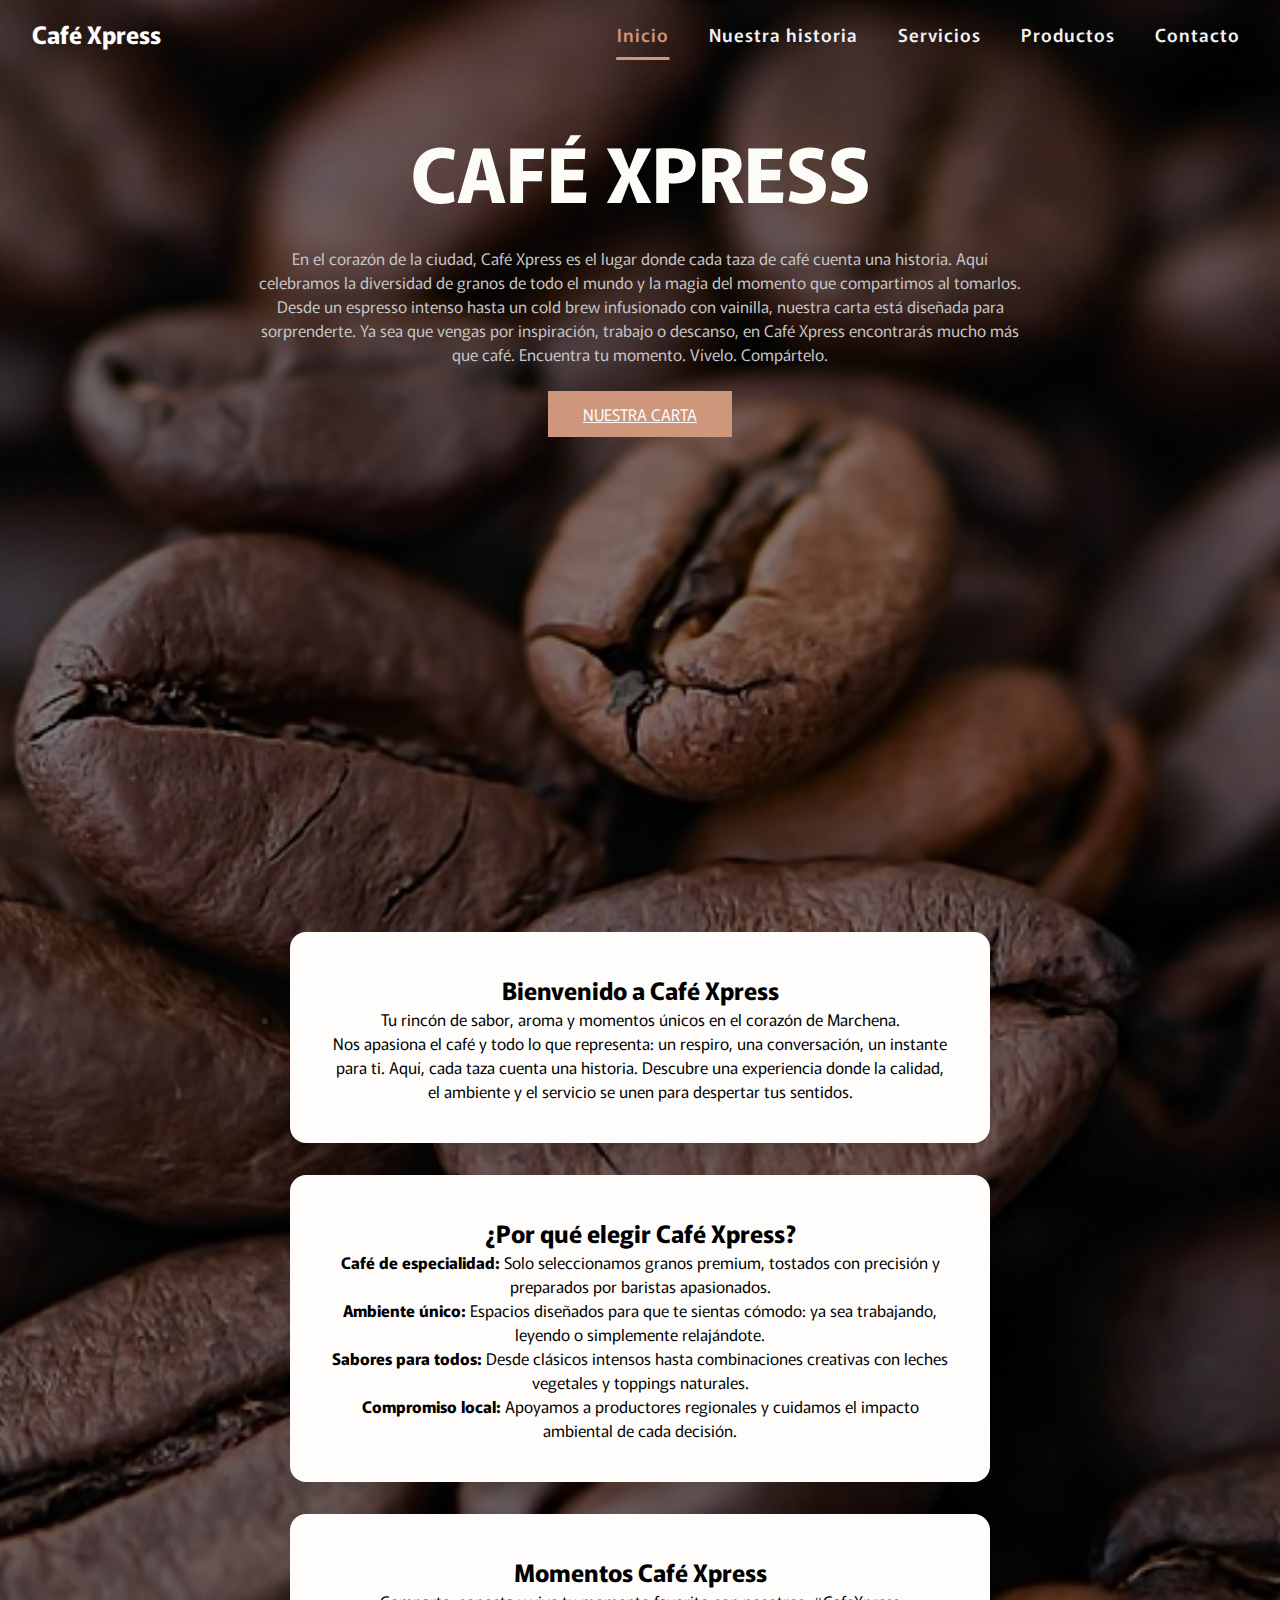
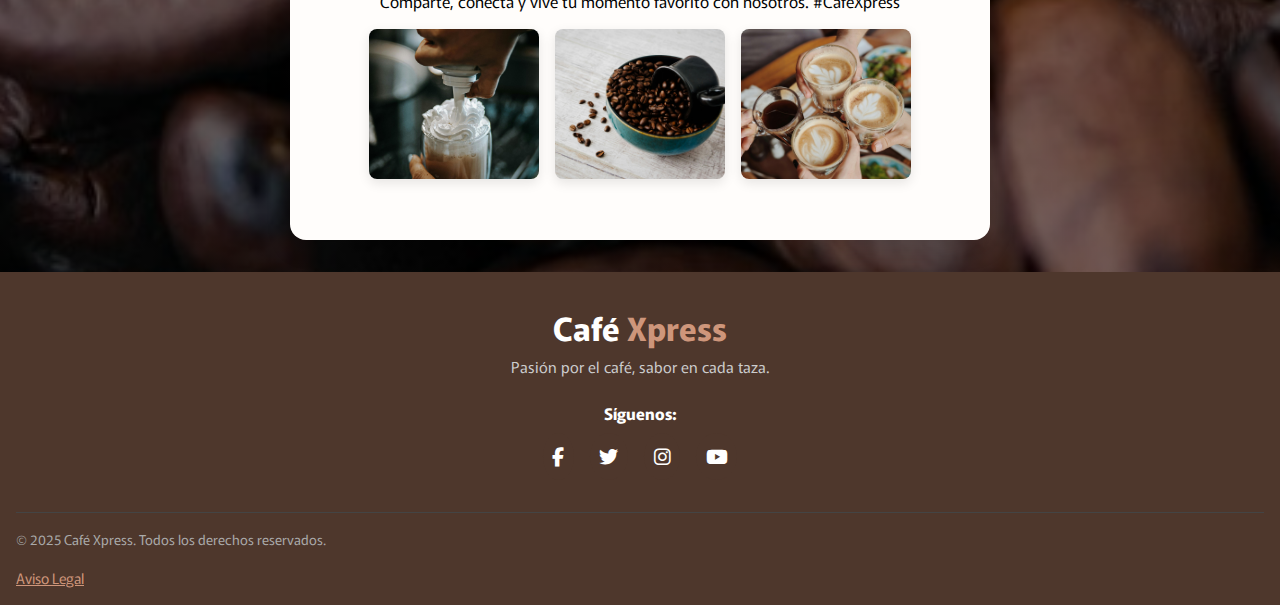
<file: index.html>
<!DOCTYPE html>
<html lang="es">

<head>
  <meta charset="UTF-8">
  <meta name="viewport" content="width=device-width, initial-scale=1.0">
  <link rel="stylesheet" href="./css/estilos.css">
  <link rel="stylesheet" href="https://cdnjs.cloudflare.com/ajax/libs/font-awesome/6.5.0/css/all.min.css">
  <title>Café Xpress | Una experiencia a la taza</title>
</head>

<body>
  <!-- Encabezado con menú -->
  <header class="header">
    <div class="menu-container">
      <a href="./index.html" class="logo">Café Xpress</a>
      <input type="checkbox" id="menu">
      <label for="menu">
        <img src="./Imagenes/menu.png" class="menu-icono" alt="Menú" height="50" width="50">
      </label>
      <nav class="navbar">
        <ul>
          <li><a href="./index.html" class="active">Inicio</a></li>
          <li><a href="./views/nuestrahistoria.html">Nuestra historia</a></li>
          <li><a href="./views/servicios.html">Servicios</a></li>
          <li><a href="./views/productos.html">Productos</a></li>
          <li><a href="./views/contacto.html">Contacto</a></li>
        </ul>
      </nav>
    </div>
    <!--Contenido de inicio-->
    <div class="header-content">
      <h1>Café Xpress</h1>
      <p>
        En el corazón de la ciudad, Café Xpress es el lugar donde cada taza de café cuenta una historia.
        Aquí celebramos la diversidad de granos de todo el mundo y la magia del momento que compartimos al
        tomarlos.<br>
        Desde un espresso intenso hasta un cold brew infusionado con vainilla, nuestra carta está diseñada para
        sorprenderte.
        Ya sea que vengas por inspiración, trabajo o descanso, en Café Xpress encontrarás mucho más que café.
        Encuentra tu momento. Vívelo. Compártelo.
      </p>
      <a href="./views/productos.html" class="btn-1">Nuestra carta</a>
    </div>
  </header>
  <!--Secciones de pagina-->
  <section class="bienvenida">
    <div class="container">
      <h2>Bienvenido a Café Xpress</h2>
      <p>Tu rincón de sabor, aroma y momentos únicos en el corazón de Marchena.</p>
      <p>Nos apasiona el café y todo lo que representa: un respiro, una conversación, un instante para ti. Aquí, cada
        taza cuenta una historia. Descubre una experiencia donde la calidad, el ambiente y el servicio se unen para
        despertar tus sentidos.</p>
    </div>
  </section>
  <section class="porque-elegirnos">
    <div class="container">
      <h2>¿Por qué elegir Café Xpress?</h2>
      <ul>
        <li><strong>Café de especialidad:</strong> Solo seleccionamos granos premium, tostados con precisión y
          preparados por baristas apasionados.</li>
        <li><strong>Ambiente único:</strong> Espacios diseñados para que te sientas cómodo: ya sea trabajando, leyendo o
          simplemente relajándote.</li>
        <li><strong>Sabores para todos:</strong> Desde clásicos intensos hasta combinaciones creativas con leches
          vegetales y toppings naturales.</li>
        <li><strong>Compromiso local:</strong> Apoyamos a productores regionales y cuidamos el impacto ambiental de cada
          decisión.</li>
      </ul>
    </div>
  </section>
  <section class="momentos">
    <div class="container">
      <h2>Momentos Café Xpress</h2>
      <p>Comparte, conecta y vive tu momento favorito con nosotros. #CafeXpress</p>
      <!-- Aquí puedes insertar un slider o una galería de imágenes -->
      <div class="galeria" role="group" aria-label="Galería de momentos en Café Xpress">
        <figure>
          <img src="./Imagenes/momentos-1.jpg" alt="Cliente disfrutando un espresso" width="170" height="150">
        </figure>
        <figure>
          <img src="./Imagenes/momentos-2.jpg" alt="Interior acogedor del café" width="170" height="150">
        </figure>
        <figure>
          <img src="./Imagenes/momentos-3.jpg" alt="Café con arte latte" width="170" height="150">
        </figure>
      </div>
    </div>
  </section>
  <!-- Pie de pagina -->
  <footer class="footer">
    <div class="footer-container">
      <div class="footer-logo">
        <h2>Café <span>Xpress</span></h2>
        <p>Pasión por el café, sabor en cada taza.</p>
      </div>
      <div class="footer-social">
        <p>Síguenos:</p>
        <div class="social-icons">
          <a href="https://facebook.com" target="_blank"><i class="fab fa-facebook-f"></i></a>
          <a href="https://twitter.com" target="_blank"><i class="fab fa-twitter"></i></a>
          <a href="https://instagram.com" target="_blank"><i class="fab fa-instagram"></i></a>
          <a href="https://youtube.com" target="_blank"><i class="fab fa-youtube"></i></a>
        </div>
      </div>
    </div>
    <div class="footer-bottom">
      <p>&copy; 2025 Café Xpress. Todos los derechos reservados.</p>
    </div>
    <div class="footer-legal">
      <a href="https://www.aepd.es/politica-de-privacidad-y-aviso-legal">Aviso Legal</a>
    </div>

  </footer>
</body>

</html>
</file>
<file: css/estilos.css>
@import url('https://fonts.googleapis.com/css2?family=Murecho:wght@100..900&display=swap');

* {
  margin: 0;
  padding: 0;
  box-sizing: border-box;
  list-style: none;
}

body {
  font-family: "Murecho", sans-serif;
  background: linear-gradient(rgba(0, 0, 0, 0.5),
      rgba(0, 0, 0, 0.5)),
    url('./../Imagenes/Granos\ de\ cafe.jpg') no-repeat center center/cover;
  position: relative;
}

/* ======= HEADER ======= */
/* ... Importaciones y estilos base se mantienen igual ... */

.header {
  min-height: 100vh;
  display: flex;
  flex-direction: column;
}

.menu-container {
  display: flex;
  justify-content: space-between;
  align-items: center;
  padding: 1rem 2rem;
  width: 100%;
  position: relative;
  z-index: 10;
  background: transparent;
}

/* Menú NAV */
.navbar {
  display: flex;
  align-items: center;
}

.navbar ul {
  display: flex;
  gap: 1.5rem;
}

.navbar ul li a {
  position: relative;
  font-size: 18px;
  font-weight: 500;
  color: #f2f2f2;
  text-decoration: none;
  padding: 0.5rem;
  transition: color 0.3s ease;
  letter-spacing: 1px;
}

.navbar ul li a::before {
  content: "";
  position: absolute;
  bottom: -5px;
  left: 50%;
  width: 0;
  height: 3px;
  background: #ce967b;
  transition: all 0.3s ease;
  transform: translateX(-50%);
  border-radius: 10px;
}

.navbar ul li a:hover::before,
.navbar ul li a.active::before {
  width: 80%;
}

.navbar ul li a:hover,
.navbar ul li a.active {
  color: #ce967b;
}

.logo {
  color: white;
  font-size: 1.5rem;
  text-decoration: none;
  font-weight: bold;
}

.logo:hover {
  color: #ce967b;
}

.menu-icono {
  width: 30px;
  cursor: pointer;
  display: none;
}

/* Checkbox oculto */
#menu {
  display: none;
}

.logo:hover {
  color: #ce967b;
}

.menu-icono {
  width: 30px;
  cursor: pointer;
  display: none;
}

/* RESPONSIVE MENU */
@media (max-width: 768px) {
  .navbar {
    position: absolute;
    top: 100%;
    left: 0;
    background-color: rgba(0, 0, 0, 0.9);
    width: 100%;
    max-height: 0;
    overflow: hidden;
    transition: max-height 0.3s ease;
    flex-direction: column;
  }

  #menu:checked+label+.navbar {
    max-height: 500px;
    padding: 1rem 0;
  }

  .navbar ul {
    flex-direction: column;
    width: 100%;
    text-align: center;
  }

  .navbar ul li a {
    padding: 1rem;
    display: block;
  }

  .menu-icono {
    display: block;
  }
}

@keyframes fadeInUp {
  0% {
    opacity: 0;
    transform: translateY(40px);
  }

  100% {
    opacity: 1;
    transform: translateY(0);
  }
}

.menu label {
  cursor: pointer;
  display: none;
}

.header-content {
  text-align: center;
  animation: fadeInUp 1s ease-out forwards;
  margin-top: 4rem;
}

.header-content h1 {
  font-size: 75px;
  line-height: 80px;
  color: #fcfcf9;
  text-transform: uppercase;
  margin-bottom: 35px;
}

.header-content p {
  font-size: 16px;
  color: #C5C5C5;
  padding: 0 250px;
  margin-bottom: 25px;
}

@media (max-width: 768px) {
  .header-content h1 {
    font-size: 50px;
    line-height: 60px;
  }

  .header-content p {
    padding: 0 30px;
  }
}

.btn-1 {
  display: inline-block;
  padding: 11px 35px;
  background-color: #CE967B;
  color: #f9fafc;
  text-transform: uppercase;
}

.btn-1:hover {
  background-color: #cf8763;
}

/* Secciones */
.container {
  background-color: #fffdfb;
  border-radius: 16px;
  padding: 2.5rem;
  width: 700px;
  max-width: 90%;
  text-align: center;
  box-shadow: 0 8px 24px rgba(0, 0, 0, 0.15);
  transition: transform 0.3s ease, box-shadow 0.3s ease;
  position: relative;
  margin: 2rem auto;
}

.container:hover {
  transform: translateY(-5px);
  box-shadow: 0 12px 32px rgba(0, 0, 0, 0.2);
}

.galeria {
  display: flex;
  justify-content: center;
  gap: 1rem;
  padding: 1rem;
  flex-wrap: wrap;
}

.galeria img {
  border-radius: 8px;
  object-fit: cover;
  box-shadow: 0 4px 12px rgba(0,0,0,0.1);
  transition: transform 0.3s ease;
}

.galeria img:hover {
  transform: scale(1.05);
}


/* Pie de pagina */
.footer {
  background-color: #4e372c;
  color: #fff;
  padding: 2rem 1rem 1rem;
  font-family: "Murecho", sans-serif;
}

.footer-container {
  display: flex;
  flex-direction: column;
  align-items: center;
  gap: 1.5rem;
  text-align: center;
}

.footer-logo h2 {
  font-size: 2rem;
  color: #fff;
  margin-bottom: 0.3rem;
}

.footer-logo h2 span {
  color: #CE967B;
}

.footer-logo p {
  font-size: 0.95rem;
  color: #ccc;
}

.footer-social p {
  margin-bottom: 0.5rem;
  font-weight: bold;
}

.social-icons {
  display: flex;
  gap: 1rem;
  justify-content: center;
}

.social-icons a {
  background-color: #4e372c;
  color: white;
  padding: 0.6rem;
  font-size: 1.2rem;
  border-radius: 50%;
  transition: background 0.3s;
}

.social-icons a:hover {
  background-color: #CE967B;
  color: #4e372c;
}

.footer-bottom {
  border-top: 1px solid #444;
  margin-top: 2rem;
  padding-top: 1rem;
  font-size: 0.85rem;
  color: #aaa;
}

.footer-legal {
  margin-top: 1rem;
}

.footer-legal a {
  color: #CE967B;
  font-size: 0.9rem;
  text-decoration: underline;
  transition: color 0.3s ease;
}

.footer-legal a:hover {
  color: #a45d3f;
}
</file>
